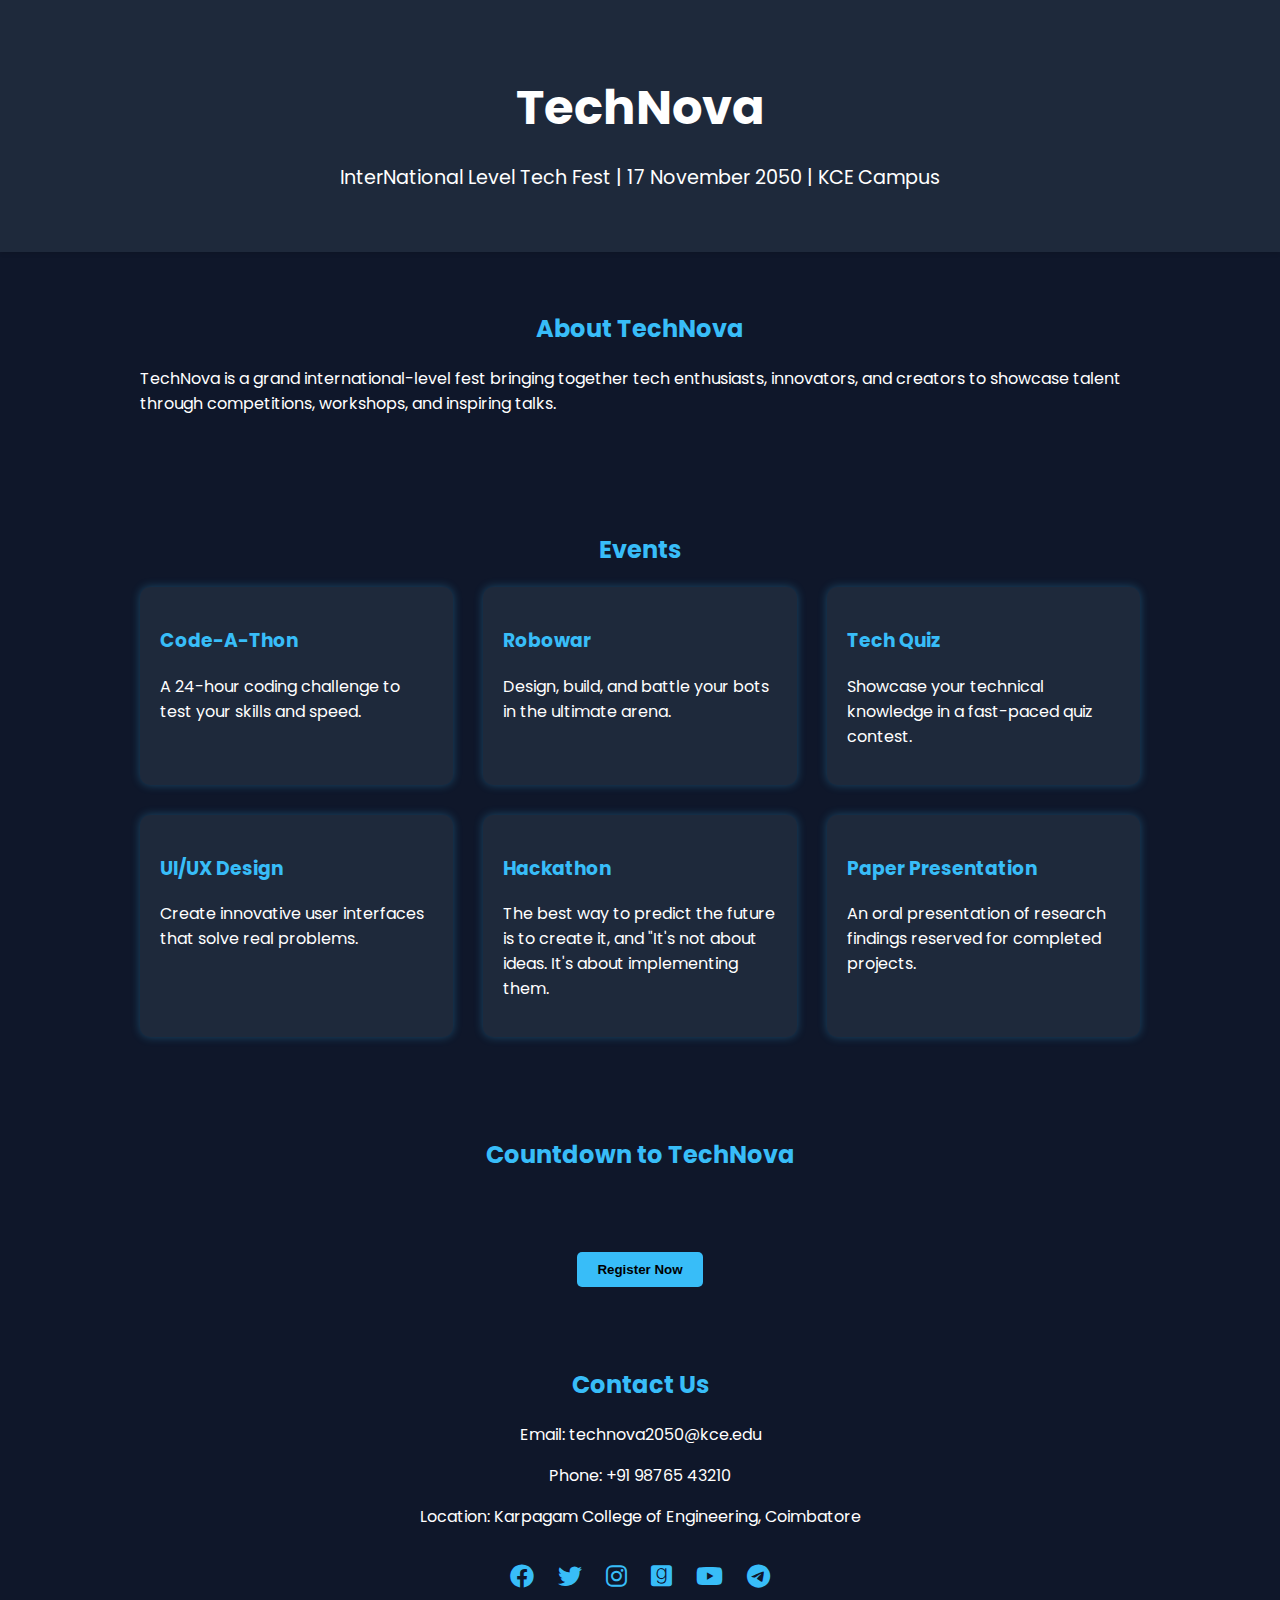
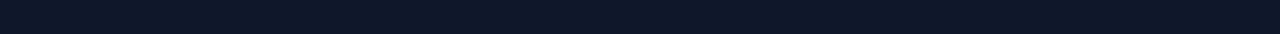
<file: index.html>
<!DOCTYPE html>
<html>
<head>
  <meta name="viewport" content="width=device-width, initial-scale=1.0">
  <title>TechNova 2025</title>
  <link href="https://fonts.googleapis.com/css2?family=Poppins:wght@300;500;700&display=swap" rel="stylesheet">
  <link rel="stylesheet" href="https://cdnjs.cloudflare.com/ajax/libs/font-awesome/6.0.0-beta3/css/all.min.css">
  <link rel="stylesheet" href="style.css">
</head>
<body>
  <header>
    <h1>TechNova</h1>
    <p>InterNational Level Tech Fest |  17 November  2050 | KCE Campus</p>

  </header>
  <section class="section">
    <h2>About TechNova</h2>
    <p>TechNova is a grand international-level fest bringing together tech enthusiasts, innovators, and creators to showcase talent through competitions, workshops, and inspiring talks.</p>
  </section>
  <section class="section">
    <h2>Events</h2>
    <div class="events">
      <div class="card" onclick="showPopup('Code-A-Thon', ['Web Scraper', 'AI Chatbot', 'Bug Fixing Challenge', 'API Integration', 'Code Golf'])">
        <h3>Code-A-Thon</h3>
        <p>A 24-hour coding challenge to test your skills and speed.</p>
      </div>
      <div class="card" onclick="showPopup('Robowar', ['Sumo Bots', 'Line Follower', 'Obstacle Course', 'Maze Solver', 'Drone Race'])">
        <h3>Robowar</h3>
        <p>Design, build, and battle your bots in the ultimate arena.</p>
      </div>
      <div class="card" onclick="showPopup('Tech Quiz', ['Latest Tech Trends', 'History of Computing', 'Programming Basics', 'Cybersecurity', 'AI & ML'])">
        <h3>Tech Quiz</h3>
        <p>Showcase your technical knowledge in a fast-paced quiz contest.</p>
      </div>
      <div class="card" onclick="showPopup('UI/UX Design', ['Mobile App UI', 'E-commerce Website UX', 'Dark Mode Interface', 'Dashboard Design', 'User Journey Map'])">
        <h3>UI/UX Design</h3>
        <p>Create innovative user interfaces that solve real problems.</p>
      </div>
      <div class="card" onclick="showPopup('Hackathon', ['Smart City Solutions', 'Healthcare Innovation', 'Green Tech', 'EduTech Tools', 'Women Safety Apps'])">
        <h3>Hackathon</h3>
        <p>The best way to predict the future is to create it, and "It's not about ideas. It's about implementing them. </p>
      </div>
      <div class="card" onclick="showPopup('Paper Presentation', ['Quantum Computing', 'IoT Applications', 'AR/VR in Education', 'Blockchain Security', 'AI Ethics'])">
        <h3>Paper Presentation</h3>
        <p>An oral presentation of research findings reserved for completed projects.</p>
      </div>
    </div>
  </section>
  <section class="section">
    <h2>Countdown to TechNova</h2>
    <div id="countdown" class="countdown"></div>
  </section>
  <form action="pro.html">
    <button class="register-btn">Register Now</button>
</form>
  <section class="section">
    <h2>Contact Us</h2>
    <div class="contact">
      <p>Email: technova2050@kce.edu</p>
      <p>Phone: +91 98765 43210</p>
      <p>Location: Karpagam College of Engineering, Coimbatore</p>
    </div>
  <div class="social-icons">
    <a href="#"><i class="fab fa-facebook"></i></a>
    <a href="#"><i class="fab fa-twitter"></i></a>
    <a href="#"><i class="fab fa-instagram"></i></a>
    <a href="#"><i class="fab fa-goodreads"></i></a>
    <a href="#"><i class="fab fa-youtube"></i></a>
    <a href="#"><i class="fab fa-telegram"></i></a>
</div>
</section>
<div id="popup" class="popup">
  <div class="popup-content">
    <button class="close-btn" onclick="closePopup()">X</button>
    <h3 id="popup-title"></h3>
    <ul id="popup-list"></ul>
  </div>
</div>
<script src="script.js"></script>

</body>
</html>
</file>
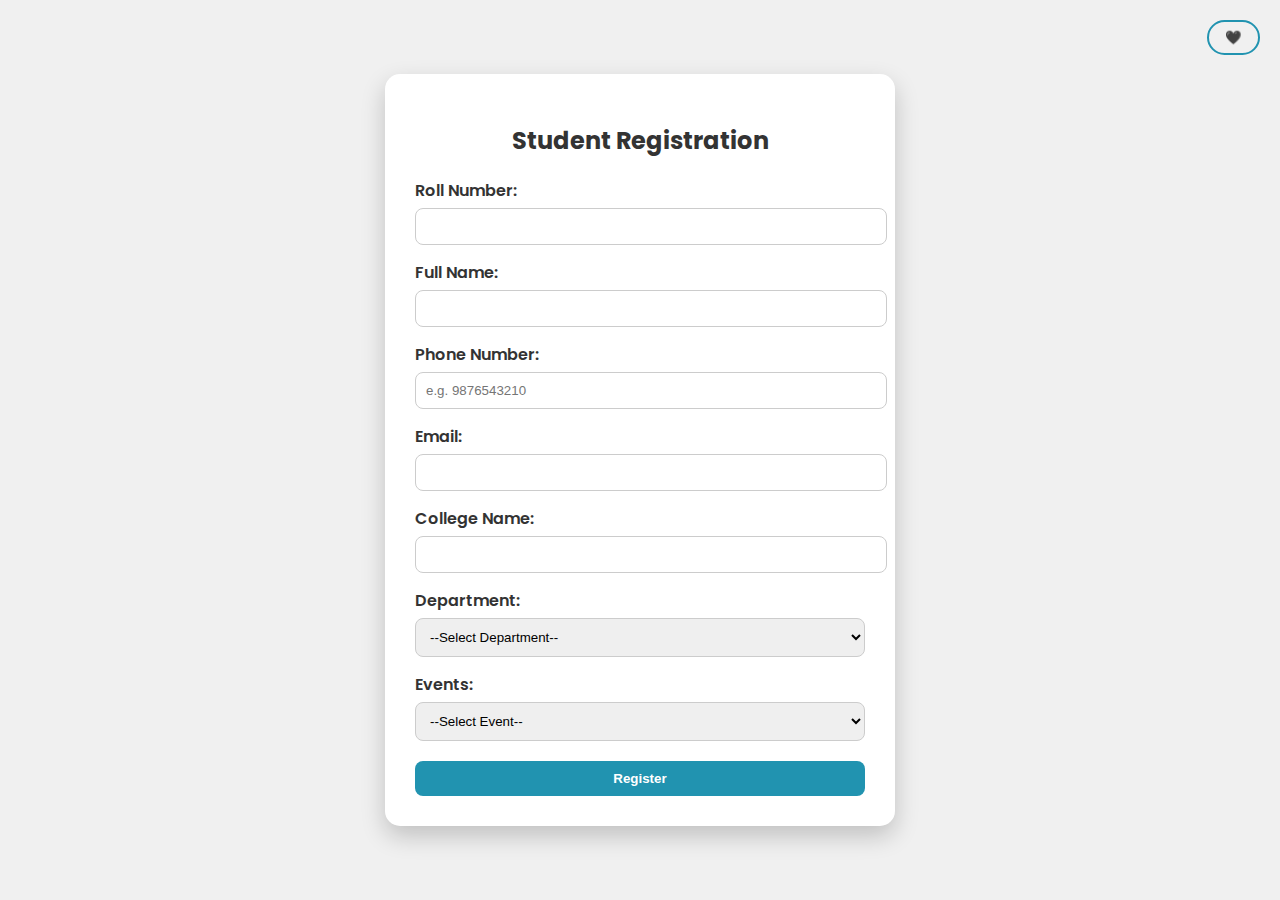
<file: pro.html>
<!DOCTYPE html>
<html>
  <meta charset="UTF-8">
  <meta name="viewport" content="width=device-width, initial-scale=1.0">
<head>
  <title>Registration Form</title>
  <link href="https://fonts.googleapis.com/css2?family=Poppins:wght@400;600&display=swap" rel="stylesheet">
  <style>
    :root {
      --bg-light: #f0f0f0;
      --form-light: #ffffff;
      --text-light: #333;
      --bg-dark: #1f1f1f;
      --form-dark: #2e2e2e;
      --text-dark: #eee;
      --primary: #2193b0;
      --shadow: rgba(0, 0, 0, 0.2);
    }
    @media (max-width: 500px) {
  .form-container {
    padding: 20px;
    border-radius: 10px;
    width: 90%;
  }

  .theme-toggle {
    padding: 6px 12px;
    font-size: 14px;
    top: 15px;
    right: 15px;
  }

  input, select {
    padding: 8px;
  }

  input[type="submit"] {
    padding: 10px;
  }
}

    body {
      font-family: 'Poppins', sans-serif;
      margin: 0;
      height: 100vh;
      display: flex;
      justify-content: center;
      align-items: center;
      background: var(--bg-light);
      transition: background 0.3s ease;
    }
    body.dark {
      background: var(--bg-dark);
    }
    .form-container {
      background: var(--form-light);
      color: var(--text-light);
      padding: 30px;
      border-radius: 15px;
      box-shadow: 0 10px 25px var(--shadow);
      width:100%;
      max-width: 450px;
      animation: fadeIn 1s ease;
      transition: background 0.3s, color 0.3s;
    }
    body.dark .form-container {
      background: var(--form-dark);
      color: var(--text-dark);
    }
    h2 {
      text-align: center;
      margin-bottom: 20px;
    }
    label {
      font-weight: 600;
      display: block;
      margin-top: 15px;
    }
    input, select {
      width: 100%;
      padding: 10px;
      margin-top: 5px;
      border-radius: 8px;
      border: 1px solid #ccc;
      outline: none;
      transition: border 0.3s;
    }
    input:focus, select:focus {
      border-color: var(--primary);
    }
    input[type="submit"] {
      background: var(--primary);
      color: white;
      border: none;
      font-weight: bold;
      margin-top: 20px;
      cursor: pointer;
      transition: background 0.3s;
    }
    input[type="submit"]:hover {
      background: #1b7aa0;
    }
    #success-message {
      display: none;
      color: green;
      font-weight: bold;
      margin-top: 20px;
      text-align: center;
    }
    .theme-toggle {
      position: absolute;
      top: 20px;
      right: 20px;
      background: none;
      border: 2px solid var(--primary);
      border-radius: 20px;
      padding: 8px 16px;
      color: var(--primary);
      font-weight: bold;
      cursor: pointer;
      transition: background 0.3s, color 0.3s;
    }
    .theme-toggle:hover {
      background: var(--primary);
      color: white;
    }
    @keyframes fadeIn {
      from {
        opacity: 0;
        transform: translateY(30px);
      }
      to {
        opacity: 1;
        transform: translateY(0);
      }
    }
  </style>
</head>
<body>
  <button class="theme-toggle" onclick="toggleTheme()">🖤</button>
  <div class="form-container">
    <h2>Student Registration</h2>
    <form id="regForm" onsubmit="submitRegistration(event)">
      <label>Roll Number:</label>
      <input type="text" id="roll" name="roll" required>
      <label>Full Name:</label>
      <input type="text" id="name" name="name" required>
      <label>Phone Number:</label>
      <input type="tel" id="phone" name="phone" pattern="[0-9]{10}" required placeholder="e.g. 9876543210">
      <label>Email:</label>
      <input type="email" id="email" name="email" required>
      <label>College Name:</label>
      <input type="text" id="college" name="college" required>
      <label>Department:</label>
      <select id="department" name="department" required>
        <option value="">--Select Department--</option>
        <option value="CSE">Computer Science</option>
        <option value="IT">Information Technology</option>
        <option value="ECE">Electronics & Communication</option>
        <option value="EEE">Electrical & Electronics</option>
        <option value="MECH">Mechanical</option>
        <option value="CIVIL">Civil</option>
      </select>
      <label >Events:</label>
      <select id="event" name="event" required>
        <option value="">--Select Event--</option>
        <option value="a">Code-A-Thon</option>
        <option value="b">Robowar</option>
        <option value="c">Tech Quiz</option>
        <option value="d">UI/UX Design</option>
        <option value="e">Hackathon</option>
        <option value="f">Paper Presentation</option>
      </select>
      <input type="submit" value="Register" onclick="submitRegistration()">
    </form>
  </div>
  <script>

  function toggleTheme() {
  document.body.classList.toggle("dark");
  const toggleBtn = document.querySelector(".theme-toggle");
  toggleBtn.textContent = document.body.classList.contains("dark") ? "🤍" : "🖤";
}
function submitRegistration(event) {
    event.preventDefault();    
    const form = document.getElementById("regForm");
    const name = document.getElementById('name').value;    
    if (name && form) {
      alert("Thank you for registering, " + name + "! 🎊");
      setTimeout(function() {
        window.location.href = "index.html"; 
      }, 100);
    }
  }
  </script>
</body>
</html>
</file>
<file: style.css>
body {
    margin: 0;
    font-family: 'Poppins', sans-serif;
    background-color: #0f172a;
    color: white;
  }
  body {
    overflow-x: hidden;
  }
  
  header {
    background-color: #1e293b;
    padding: 40px 20px;
    text-align: center;
    box-shadow: 0 2px 4px rgba(0, 0, 0, 0.1);
   
  } 
  .container {
    width: 100%;
    max-width: 1200px;
    margin: 0 auto;
  }
  
  header h1 {
    font-size: 3rem;
    margin-bottom: 10px;
  }
  header h1:hover{
    transform: scale(1.20);
  }
  header p {
    font-size: 1.2rem;
  }
  .section {
    padding: 40px 20px;
    max-width: 1000px;
    margin: auto;
  }
  .section h2 {
    text-align: center;
    margin-bottom: 20px;
    color: #38bdf8;
  }
  .events {
    display: grid;
    grid-template-columns: repeat(auto-fit, minmax(250px, 1fr));
    gap:30px;
  }
  .card:hover{
      transform:scale(1.10);
  }
  .card {
    background: #1e293b;
    padding: 20px;
    border-radius: 10px;
    box-shadow: 0 0 10px rgba(56, 189, 248, 0.3);
  }
  .card h3 {
    color: #38bdf8;
  }
  .register-btn {
    display: block;
    margin: 20px auto;
    background: #38bdf8;
    padding: 10px 20px;
    color: black;
    border: none;
    border-radius: 5px;
    font-weight: bold;
    cursor: pointer;
    
  }
  .contact {
    text-align: center;
    font-size: 1rem;
  }
  .countdown {
    text-align: center;
    font-size: 2rem;
    margin-top: 20px;
    color: #f1c40f;
  }
  .registration-form {
    background: #1e293b;
    padding: 20px;
    border-radius: 10px;
    box-shadow: 0 0 10px rgba(56, 189, 248, 0.3);
    text-align: center;
  }
  .registration-form input {
    padding: 10px;
    margin: 10px;
    width: 80%;
    border-radius: 5px;
    border: 1px solid #38bdf8;
  }
  .registration-form button {
    background-color: #38bdf8;
    padding: 10px 20px;
    color: black;
    border: none;
    border-radius: 5px;
    font-weight: bold;
    cursor: pointer;
  }
  .popup {
display: none;
position: fixed;
z-index: 999;
left: 0;
top: 0;
width: 100%;
height: 100%;
overflow: auto;
background-color: rgba(0, 0, 0, 0.7);
opacity: 0;
transition: opacity 0.3s ease-in-out;
}
.popup.show {
opacity: 1;
display:block;
}
.popup-content {
background-color: #2e3b4e;
margin: 15% auto;
padding: 30px;
border: 1px solid #444;
width: 60%;
max-width: 600px;
color: #fff;
border-radius: 12px;
box-shadow: 0px 10px 20px rgba(0, 0, 0, 0.5);
transform: scale(0.8);
animation: popup-animation 0.3s forwards;
}
@keyframes popup-animation {
to {
  transform: scale(1);
}
}
.popup h3 {
font-size: 1.5em;
margin-bottom: 15px;
color: #f3f3f3;
}
.popup ul {
list-style-type: none;
padding: 0;
}
.popup li {
padding: 10px;
margin-bottom: 10px;
background-color: #3b4a63;
border-radius: 6px;
transition: background-color 0.3s;
}
.popup li:hover {
background-color: #576e88;
}
.close-btn {
background-color: #ff5733;
color: white;
padding: 8px 15px;
border: none;
border-radius: 5px;
cursor: pointer;
font-weight: bold;
position: absolute;
top: 10px;
right: 10px;
}
.close-btn:hover {
background-color:black;
}
  .social-icons {
    text-align: center;
    margin-top: 30px;
  }
  .social-icons a {
    margin: 0 10px;
    font-size: 24px;
    color: #38bdf8;
    text-decoration: none;
  }
  .social-icons a:hover{
    color: orange;
  }
  @media (max-width: 768px) {
    .container {
      flex-direction: column;
      padding: 10px;
    }
  }
</file>
